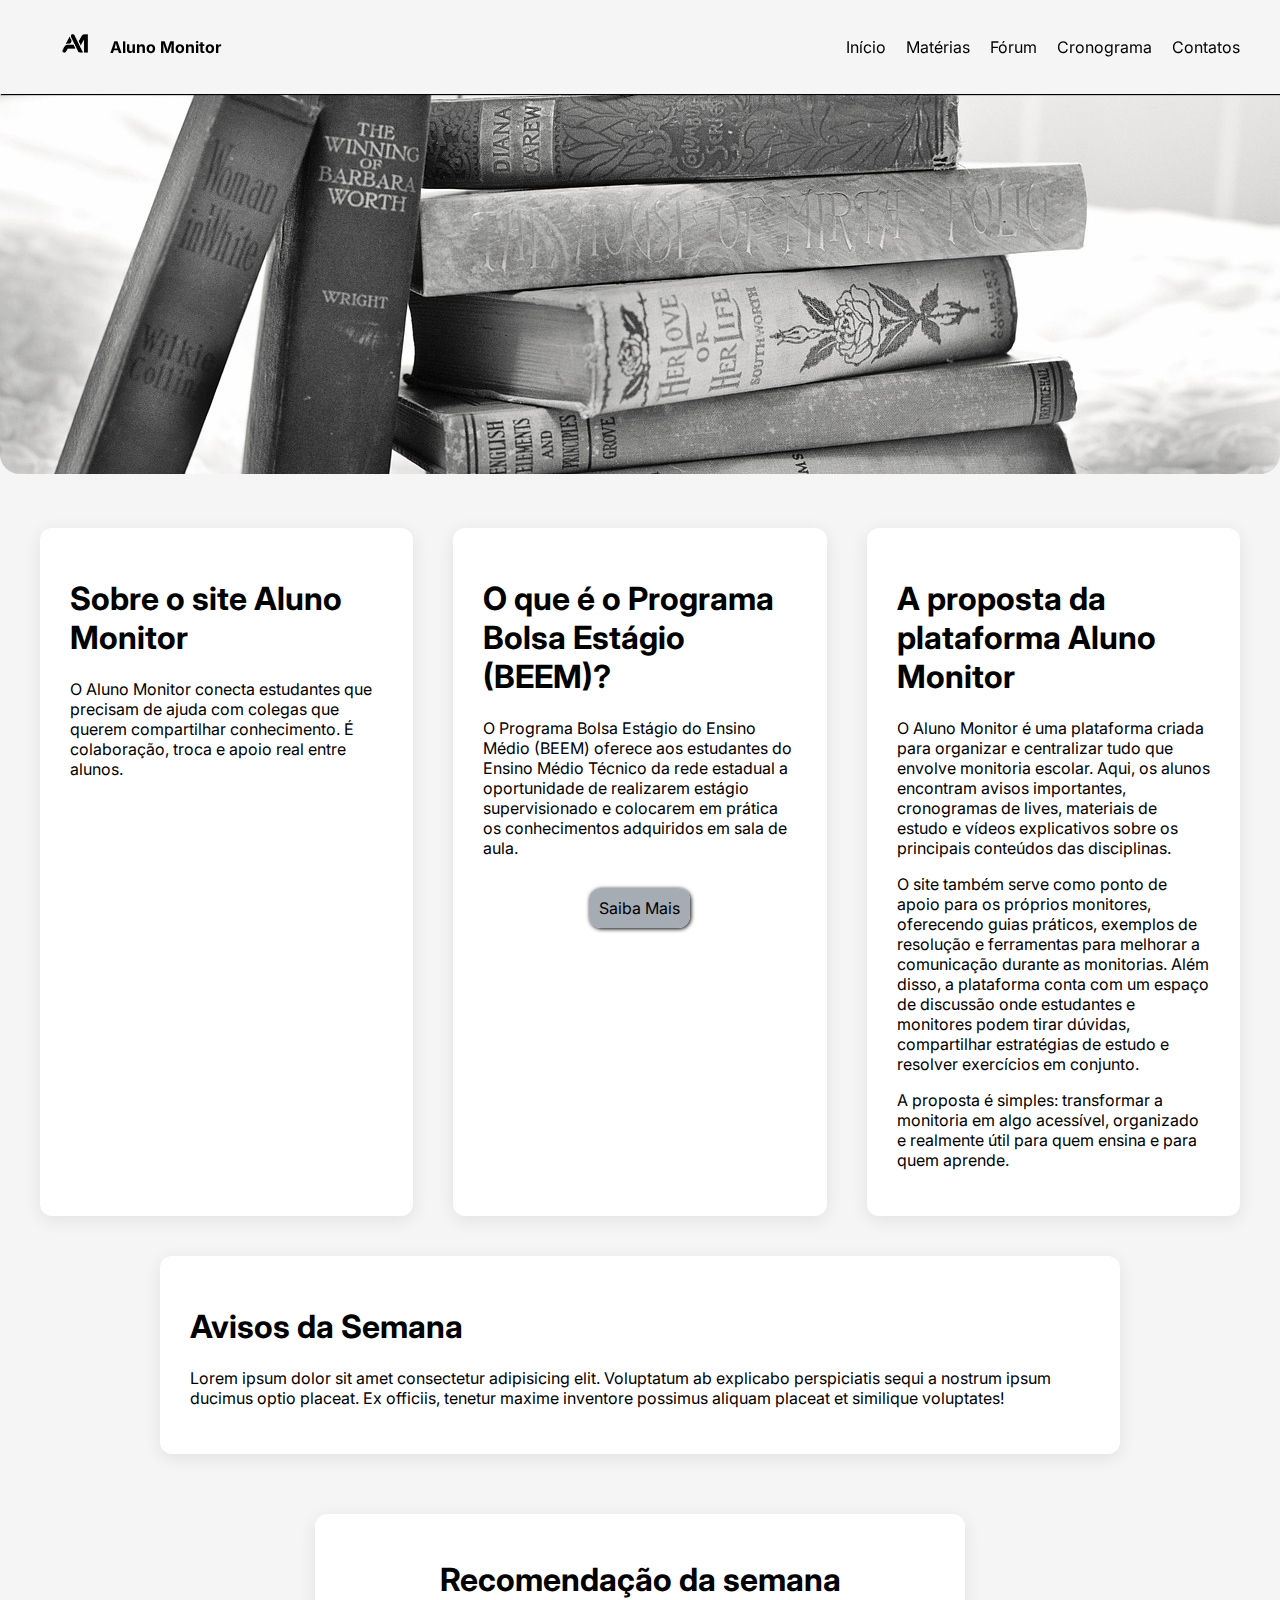
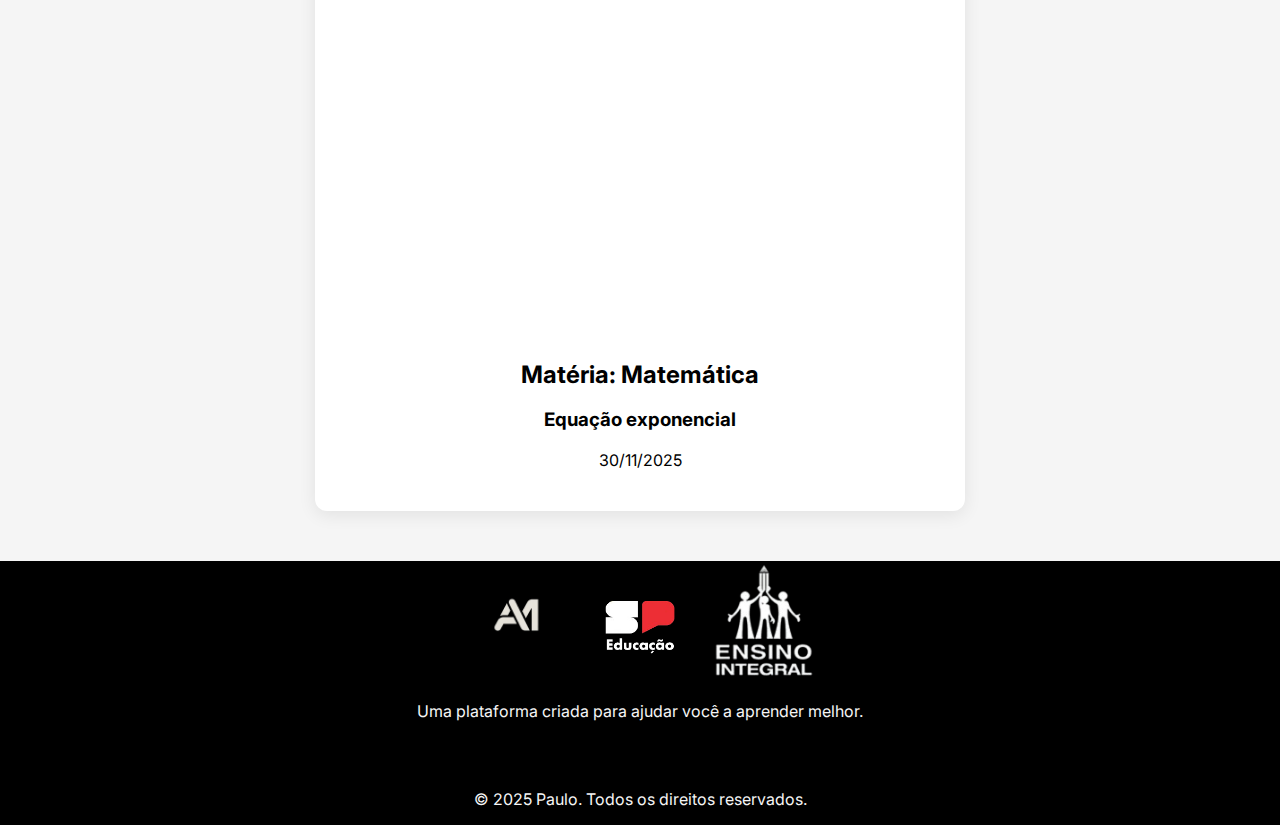
<file: index.html>
<!DOCTYPE html>
<html lang="pt-br">

<head>
    <meta charset="UTF-8">
    <meta name="viewport" content="width=device-width, initial-scale=1.0">
    <title>Aluno Monitor</title>
    <link rel="stylesheet" href="css/styles.css">
    <link rel="stylesheet" href="https://cdnjs.cloudflare.com/ajax/libs/font-awesome/6.5.1/css/all.min.css"
        integrity="sha512-DTOQO9RWCH3ppGqcWaEA1BIZOC6xxalwEsw9c2QQeAIftl+Vegovlnee1c9QX4TctnWMn13TZye+giMm8e2LwA=="
        crossorigin="anonymous" referrerpolicy="no-referrer" />
    <link rel="icon" href="img/favicon.ico">
</head>

<body>
    <header class="header">
        <nav class="nav">
            <div class="logo-area">
                <img src="img/logosemFundo.png" alt="Logo do site">
                <span>Aluno Monitor</span>
            </div>

            <ul class="menu">
                <li><a href="index.html">Início</a></li>
                <li><a href="pages/materias.html">Matérias</a></li>
                <li><a href="pages/forum.html">Fórum</a></li>
                <li><a href="pages/cronograma.html">Cronograma</a></li>
                <li><a href="pages/contatos.html">Contatos</a></li>
            </ul>
        </nav>
    </header>
    <section class="banner">
        <img src="img/banner1.jpg" alt="Banner principal">
    </section>

    <main class="conteudo">

        <section class="primeiros-cards">
            <section class="card">
                <h1>Sobre o site Aluno Monitor</h1>
                <p>
                    O Aluno Monitor conecta estudantes que precisam de ajuda
                    com colegas que querem compartilhar conhecimento.
                    É colaboração, troca e apoio real entre alunos.
                </p>
            </section>


            <section class="card">
                <h1>O que é o Programa Bolsa Estágio (BEEM)?</h1>
                <p>
                    O Programa Bolsa Estágio do Ensino Médio (BEEM) oferece aos estudantes do
                    Ensino Médio Técnico da rede estadual a oportunidade de realizarem estágio
                    supervisionado e colocarem em prática os conhecimentos adquiridos em sala de aula.
                </p>

                <div class="botao-saber">
                    <a href="https://www.beem.sp.gov.br/">Saiba Mais</a>
                </div>
            </section>


            <section class="card">
                <h1>A proposta da plataforma Aluno Monitor</h1>
                <p>
                    O Aluno Monitor é uma plataforma criada para organizar e centralizar tudo que envolve monitoria
                    escolar.
                    Aqui, os alunos encontram avisos importantes, cronogramas de lives, materiais de estudo e vídeos
                    explicativos
                    sobre os principais conteúdos das disciplinas.
                </p>

                <p>
                    O site também serve como ponto de apoio para os próprios monitores, oferecendo guias práticos,
                    exemplos de
                    resolução e ferramentas para melhorar a comunicação durante as monitorias. Além disso, a plataforma
                    conta com
                    um espaço de discussão onde estudantes e monitores podem tirar dúvidas, compartilhar estratégias de
                    estudo e
                    resolver exercícios em conjunto.
                </p>

                <p>
                    A proposta é simples: transformar a monitoria em algo acessível, organizado e realmente útil para
                    quem ensina
                    e para quem aprende.
                </p>
            </section>

        </section>
         <section class="card">
            
                <h1>Avisos da Semana</h1>
                <p>Lorem ipsum dolor sit amet consectetur adipisicing elit. Voluptatum ab explicabo perspiciatis sequi a nostrum ipsum ducimus optio placeat. Ex officiis, tenetur maxime inventore possimus aliquam placeat et similique voluptates!</p>
            
        </section>
        <section class="segundos-cards">
          
                <h1>Recomendação da semana</h1>
                <iframe width="560" height="315" src="https://www.youtube.com/embed/Ggh77h1Cs4M?si=kCkmwdzCBKGKKkyE"
                    title="YouTube video player" frameborder="0"
                    allow="accelerometer; autoplay; clipboard-write; encrypted-media; gyroscope; picture-in-picture; web-share"
                    referrerpolicy="strict-origin-when-cross-origin" allowfullscreen></iframe>
                <h2>Matéria: Matemática</h2>
                <h3>Equação exponencial</h3>
                <p>30/11/2025</p>
           
        </section>
       

    </main>


    <footer class="footer">
        <div class="footer-cima">
            <img src="img/logosemFundo1.png" alt="Logo">

            <img src="img/speducação.png" alt="Logo">
            <img src="img/integral2.png" alt="Logo">
            <p>Uma plataforma criada para ajudar você a aprender melhor.</p>
        </div>

        <div class="social">
            <i class="fa-brands fa-instagram"></i>
            <i class="fa-brands fa-facebook"></i>
            <i class="fa-solid fa-envelope"></i>
            <i class="fa-brands fa-whatsapp"></i>
        </div>

        <p class="copy">© 2025 Paulo. Todos os direitos reservados.</p>
    </footer>

</body>

</html>
</file>
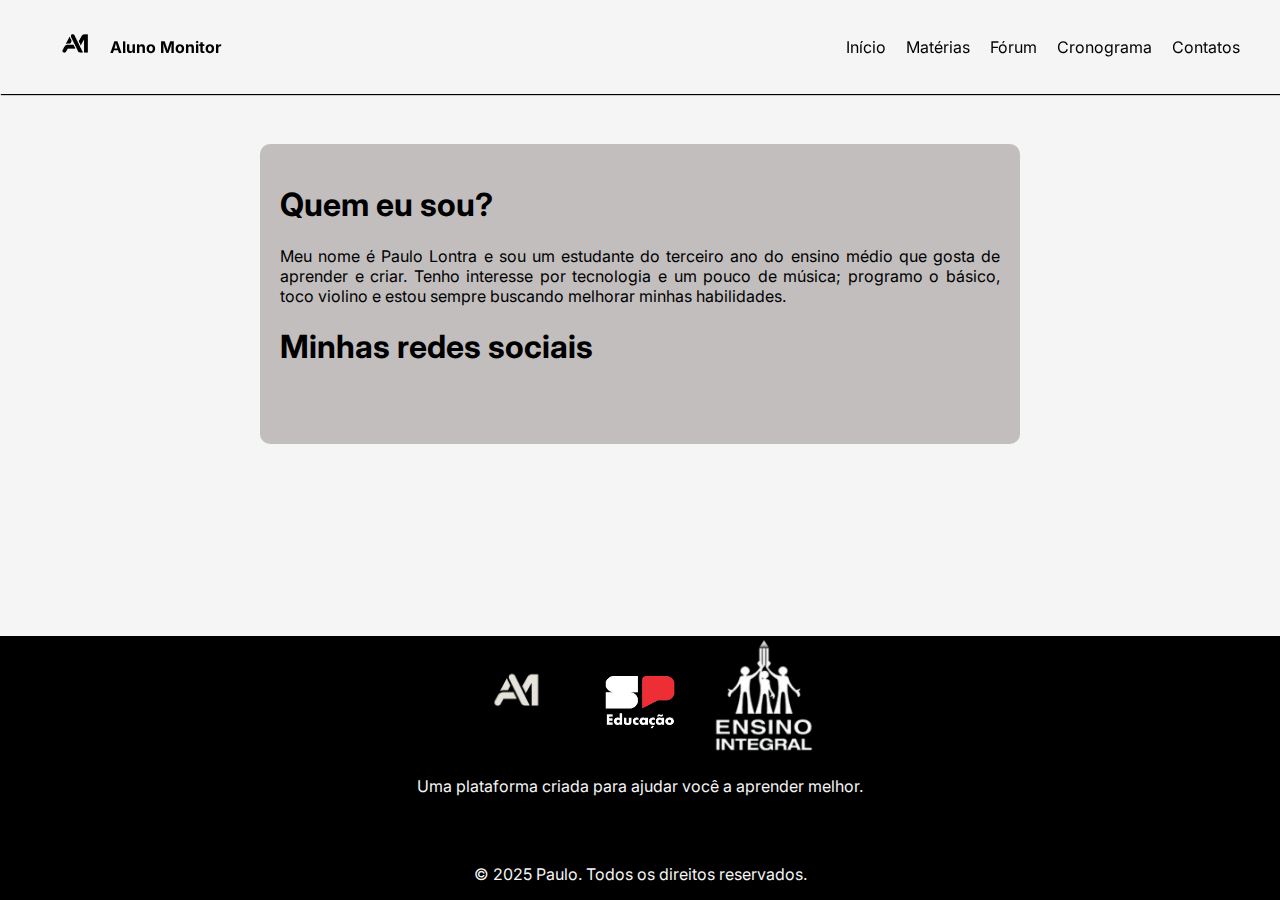
<file: pages/contatos.html>
<!DOCTYPE html>
<html lang="pt-br">

<head>
    <meta charset="UTF-8">
    <meta name="viewport" content="width=device-width, initial-scale=1.0">
    <title>Aluno Monitor</title>
    <link rel="stylesheet" href="../css/styles.css">
    <link rel="stylesheet" href="https://cdnjs.cloudflare.com/ajax/libs/font-awesome/6.5.1/css/all.min.css"
        integrity="sha512-DTOQO9RWCH3ppGqcWaEA1BIZOC6xxalwEsw9c2QQeAIftl+Vegovlnee1c9QX4TctnWMn13TZye+giMm8e2LwA=="
        crossorigin="anonymous" referrerpolicy="no-referrer" />
</head>

<body>
    <header class="header">
        <nav class="nav">
            <div class="logo-area">
                <img src="../img/logosemFundo.png" alt="Logo do site">
                <span>Aluno Monitor</span>
            </div>

            <ul class="menu">
                <li><a href="../index.html">Início</a></li>
                <li><a href="materias.html">Matérias</a></li>
                <li><a href="forum.html">Fórum</a></li>
                <li><a href="cronograma.html">Cronograma</a></li>
                <li><a href="contatos.html">Contatos</a></li>
            </ul>
        </nav>
    </header>


    <main class="conteudo">
        <section class="sobre">
            <h1>Quem eu sou?</h1>
            <p>Meu nome é Paulo Lontra e sou um estudante do terceiro ano do ensino médio que gosta de aprender e criar.
                Tenho interesse por tecnologia e um pouco de música; programo o básico, toco violino e estou sempre
                buscando melhorar minhas habilidades.</p>
            <h1>Minhas redes sociais</h1>
            <div class="social">
                <i class="fa-brands fa-instagram"></i>
                <i class="fa-solid fa-envelope"></i>
                <i class="fa-brands fa-whatsapp"></i>
            </div>

        </section>


    </main>

    <footer class="footer">
        <div class="footer-cima">
            <img src="../img/logosemFundo1.png" alt="Logo">

            <img src="../img/speducação.png" alt="Logo">
            <img src="../img/integral2.png" alt="Logo">
            <p>Uma plataforma criada para ajudar você a aprender melhor.</p>
        </div>

        <div class="social">
            <i class="fa-brands fa-instagram"></i>
            <i class="fa-solid fa-envelope"></i>
            <i class="fa-brands fa-whatsapp"></i>
        </div>

        <p class="copy">© 2025 Paulo. Todos os direitos reservados.</p>
    </footer>

</body>

</html>
</file>
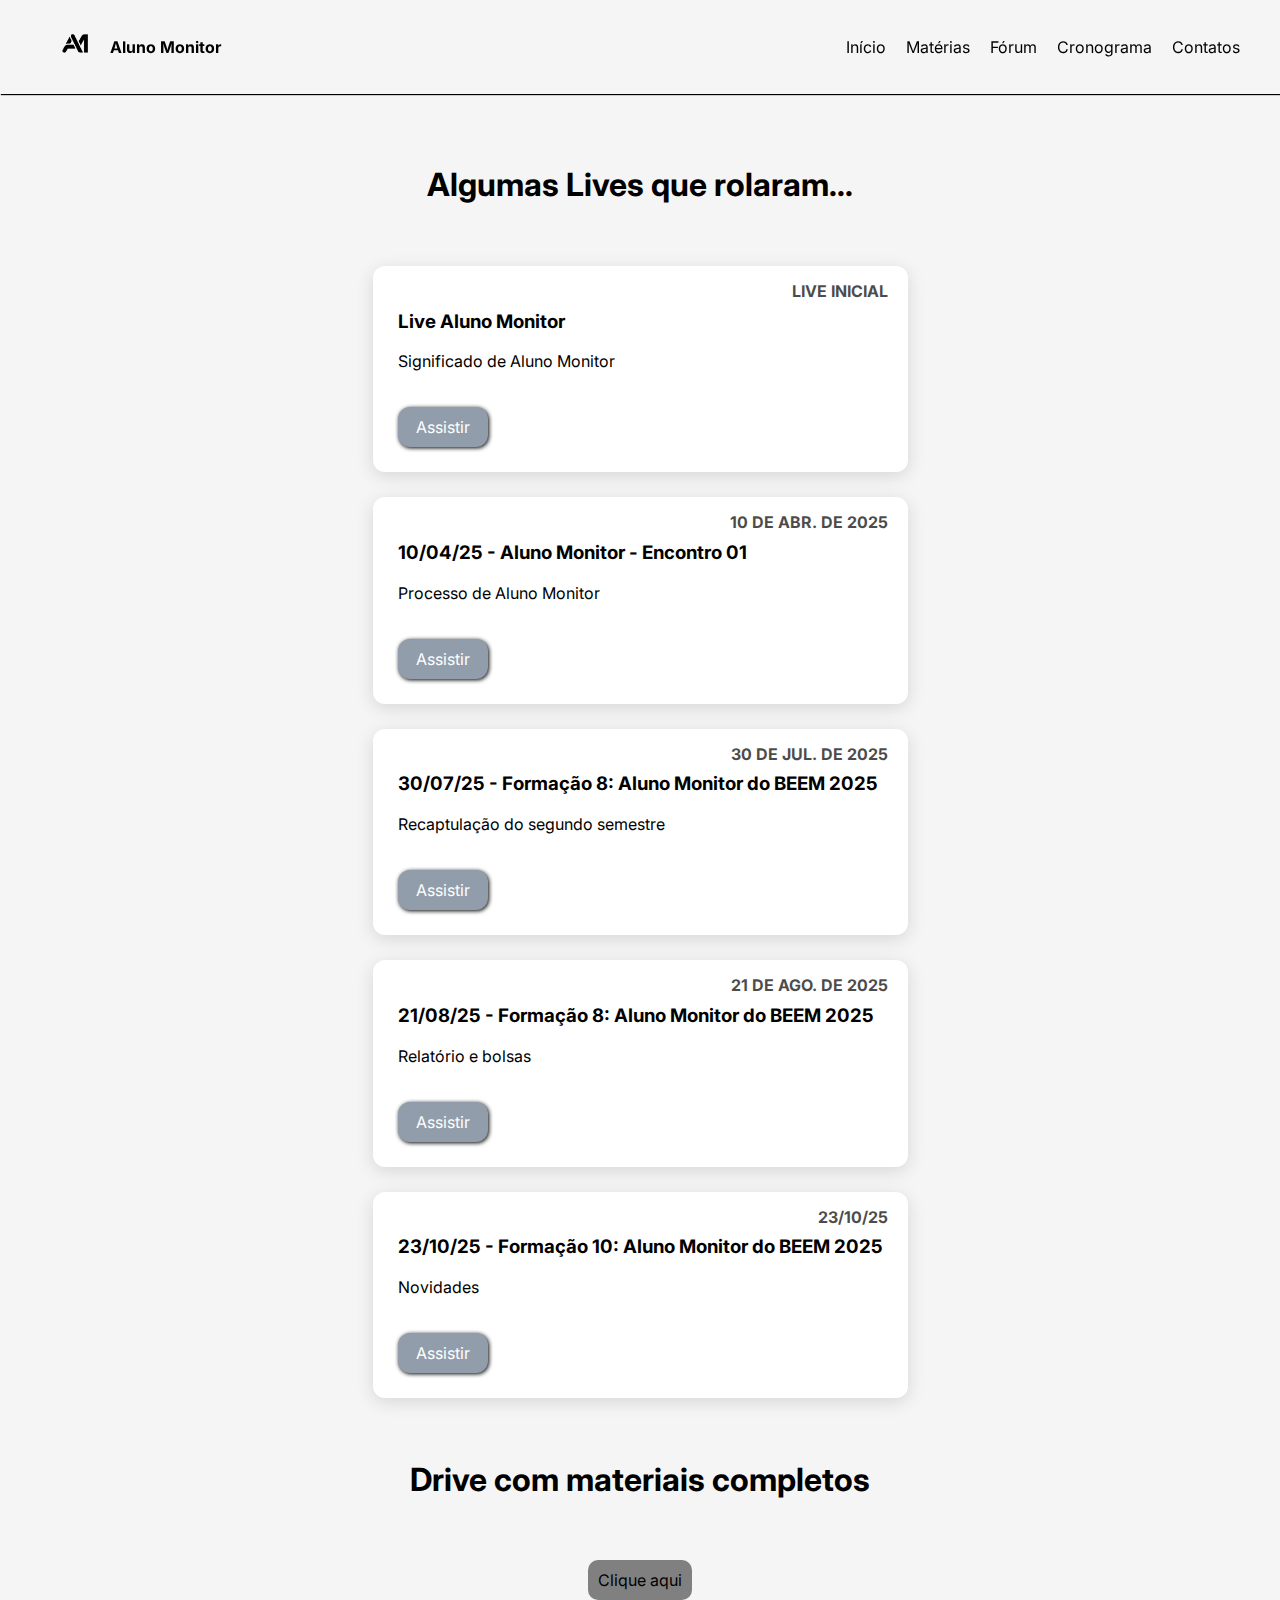
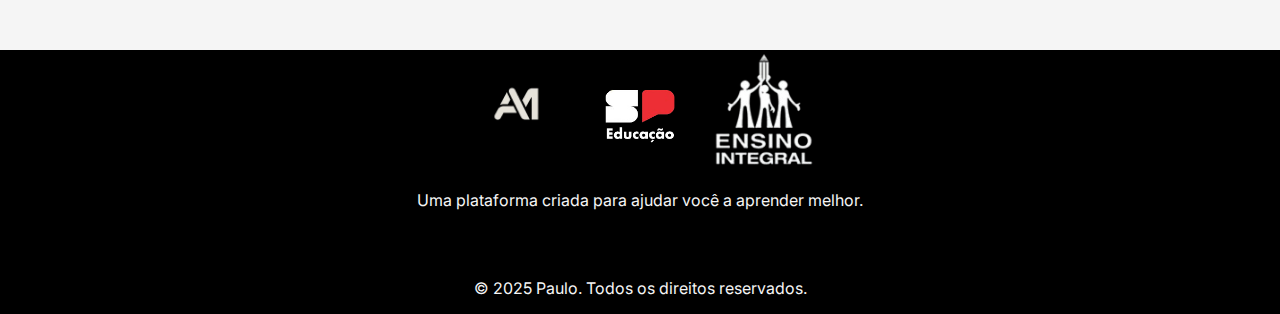
<file: pages/cronograma.html>
<!DOCTYPE html>
<html lang="pt-br">

<head>
    <meta charset="UTF-8">
    <meta name="viewport" content="width=device-width, initial-scale=1.0">
    <title>Aluno Monitor</title>
    <link rel="stylesheet" href="../css/styles.css">
    <link rel="stylesheet" href="https://cdnjs.cloudflare.com/ajax/libs/font-awesome/6.5.1/css/all.min.css"
        integrity="sha512-DTOQO9RWCH3ppGqcWaEA1BIZOC6xxalwEsw9c2QQeAIftl+Vegovlnee1c9QX4TctnWMn13TZye+giMm8e2LwA=="
        crossorigin="anonymous" referrerpolicy="no-referrer" />
        <script src="../js/script.js"></script>
</head>

<body>
    <header class="header">
        <nav class="nav">
            <div class="logo-area">
                <img src="../img/logosemFundo.png" alt="Logo do site">
                <span>Aluno Monitor</span>
            </div>

            <ul class="menu">
                <li><a href="../index.html">Início</a></li>
                <li><a href="materias.html">Matérias</a></li>
                <li><a href="forum.html">Fórum</a></li>
                <li><a href="cronograma.html">Cronograma</a></li>
                <li><a href="contatos.html">Contatos</a></li>
            </ul>
        </nav>
    </header>


    <main class="conteudo">
        <h1>Algumas Lives que rolaram...</h1>
        <section class="notificacoes"></section>
        <h1>Drive com materiais completos</h1>
        <a style="background-color: grey; padding: 10px; border-radius: 10px;" href="https://drive.google.com/drive/folders/1woKWZPQ_kfWy4hCup4tbFx5Ge0cr0ymY">Clique aqui</a>
    </main>

    <footer class="footer">
        <div class="footer-cima">
            <img src="../img/logosemFundo1.png" alt="Logo">
            <img src="../img/speducação.png" alt="Logo">
            <img src="../img/integral2.png" alt="Logo">
            <p>Uma plataforma criada para ajudar você a aprender melhor.</p>
        </div>

    <div class="social" >
            <a style="color: aliceblue;" href="https://instagram.com/agentphpp" target="_blank">
                <i class="fa-brands fa-instagram"></i>
            </a>

            <a style="color: aliceblue;" href="mailto:00001090498317sp@al.educacao.sp.gov.br">
                <i class="fa-solid fa-envelope"></i>
            </a>

            <a style="color: aliceblue;"href="https://wa.me/14998372812" target="_blank">
                <i class="fa-brands fa-whatsapp"></i>
            </a>

        </div>

        <p class="copy">© 2025 Paulo. Todos os direitos reservados.</p>
    </footer>

   <script>Cronograma()</script>

</body>

</html>
</file>
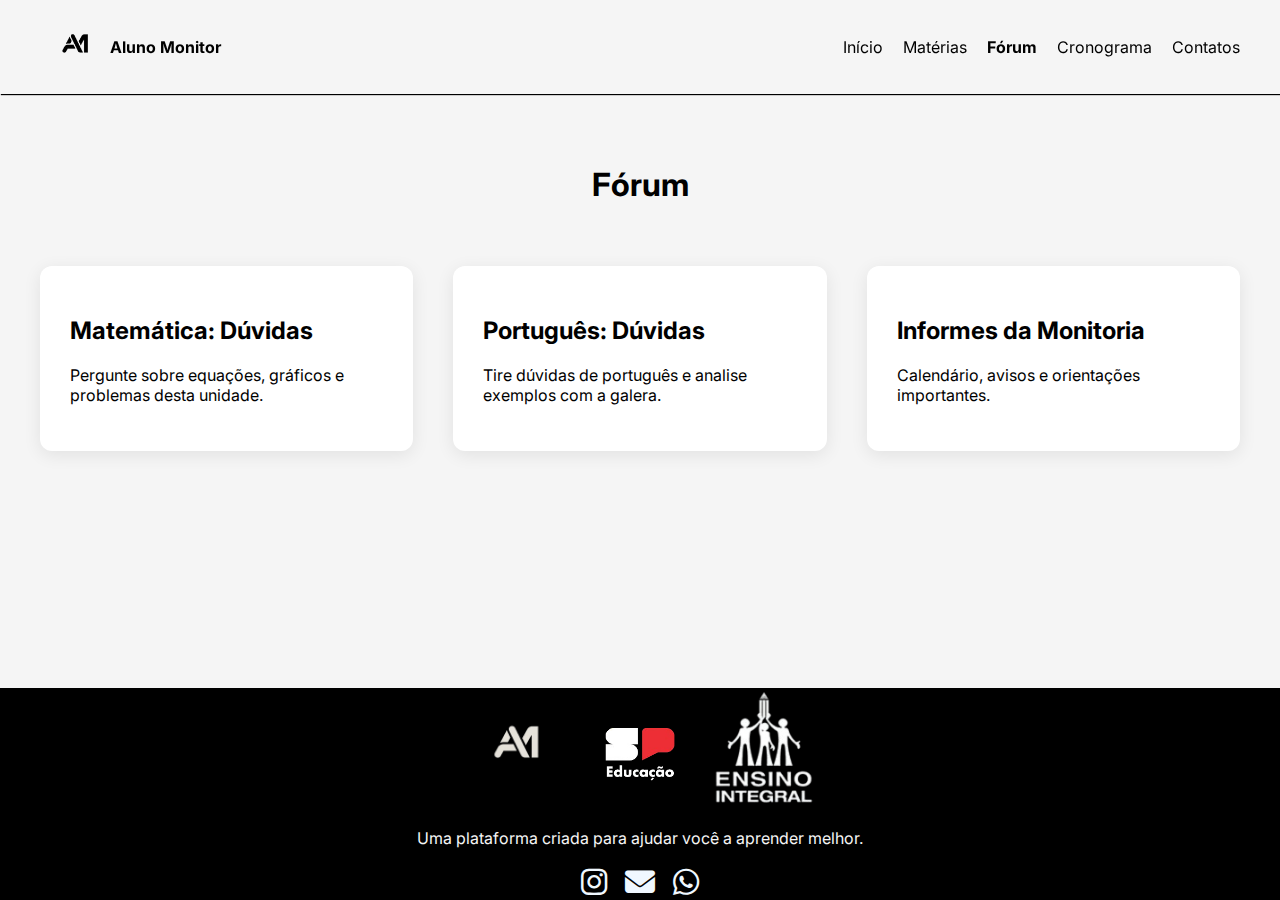
<file: pages/forum.html>
<!DOCTYPE html>
<html lang="pt-br">
<head>
  <meta charset="utf-8" />
  <meta name="viewport" content="width=device-width, initial-scale=1" />
  <title>Fórum • Aluno Monitor</title>
  <link rel="stylesheet" href="../css/styles.css">
  <link rel="stylesheet" href="https://cdnjs.cloudflare.com/ajax/libs/font-awesome/6.5.1/css/all.min.css">
  <script src="../js/script.js" defer></script>
</head>
<body>
  <header class="header">
    <nav class="nav">
      <div class="logo-area">
        <img src="../img/logosemFundo.png" alt="Logo do site">
        <span>Aluno Monitor</span>
      </div>

      <ul class="menu">
        <li><a href="../index.html">Início</a></li>
        <li><a href="materias.html">Matérias</a></li>
        <li><a href="forum.html" style="font-weight: bold;">Fórum</a></li>
        <li><a href="cronograma.html">Cronograma</a></li>
        <li><a href="contatos.html">Contatos</a></li>
      </ul>
    </nav>
  </header>

  <main class="conteudo">
    <h1>Fórum</h1>

    <div class="primeiros-cards">
      <a class="card post" href="post/post1.html" onclick="abrir(matematica);">
        <h2>Matemática: Dúvidas</h2>
        <p>Pergunte sobre equações, gráficos e problemas desta unidade.</p>
      </a>

      <a class="card post" href="post/post2.html" onclick="abrir(portugues);">
        <h2>Português: Dúvidas</h2>
        <p>Tire dúvidas de português e analise exemplos com a galera.</p>
      </a>

      <a class="card post" href="post/post3.html">
        <h2>Informes da Monitoria</h2>
        <p>Calendário, avisos e orientações importantes.</p>
      </a>
    </div>
  </main>
    <footer class="footer">
        <div class="footer-cima">
            <img src="../img/logosemFundo1.png" alt="Logo">
            <img src="../img/speducação.png" alt="Logo">
            <img src="../img/integral2.png" alt="Logo">
            <p>Uma plataforma criada para ajudar você a aprender melhor.</p>
        </div>

        <div class="social">
            <a style="color: aliceblue;" href="https://instagram.com/agentphpp" target="_blank">
                <i class="fa-brands fa-instagram"></i>
            </a>

            <a style="color: aliceblue;" href="mailto:00001090498317sp@al.educacao.sp.gov.br">
                <i class="fa-solid fa-envelope"></i>
            </a>

            <a style="color: aliceblue;" href="https://wa.me/14998372812" target="_blank">
                <i class="fa-brands fa-whatsapp"></i>
            </a>

        </div>
    </footer>
    
</body>
    
</html>
</file>
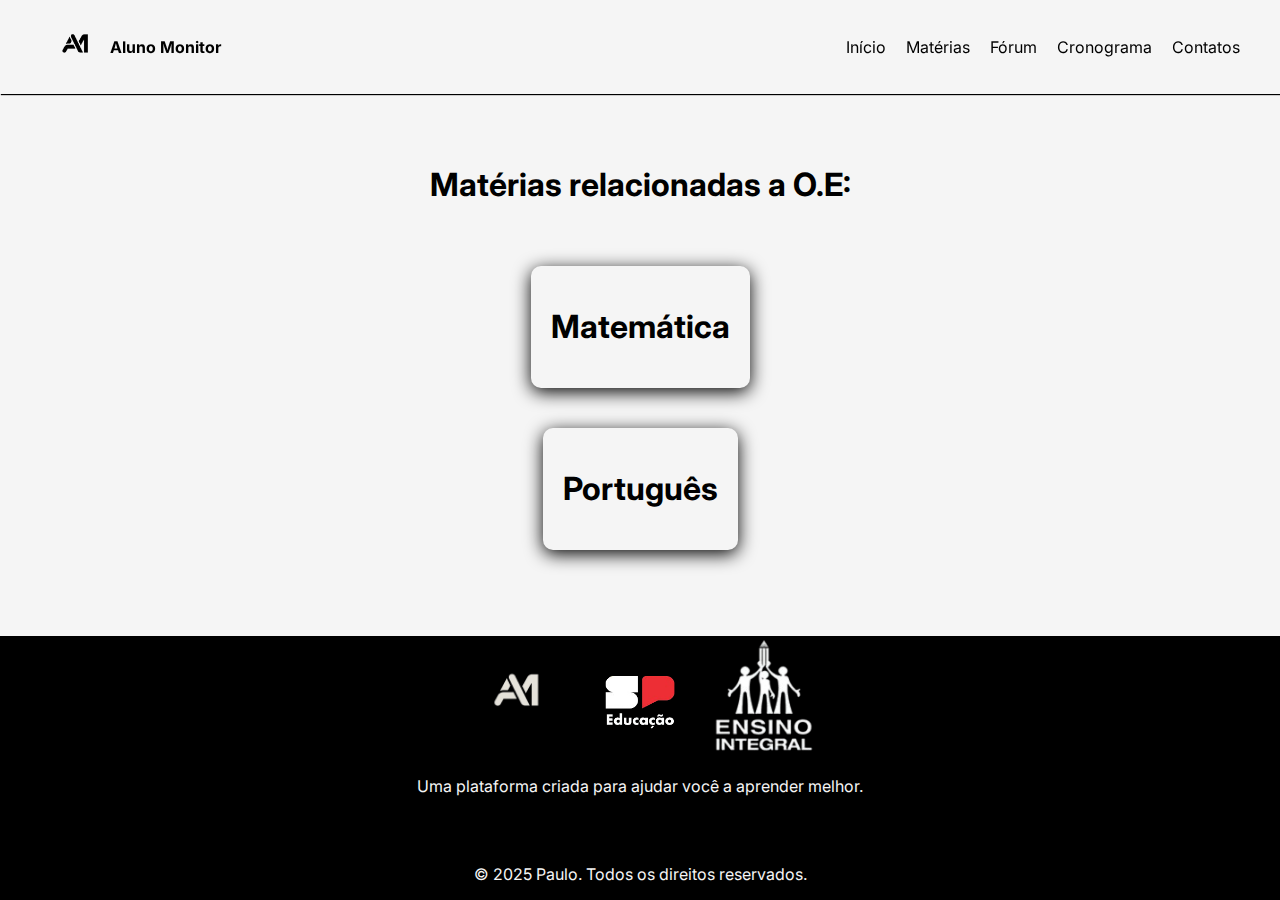
<file: pages/materias.html>
<!DOCTYPE html>
<html lang="pt-br">

<head>
    <meta charset="UTF-8">
    <meta name="viewport" content="width=device-width, initial-scale=1.0">
    <title>Aluno Monitor</title>
    <link rel="stylesheet" href="../css/styles.css">
    <link rel="stylesheet" href="https://cdnjs.cloudflare.com/ajax/libs/font-awesome/6.5.1/css/all.min.css"
        integrity="sha512-DTOQO9RWCH3ppGqcWaEA1BIZOC6xxalwEsw9c2QQeAIftl+Vegovlnee1c9QX4TctnWMn13TZye+giMm8e2LwA=="
        crossorigin="anonymous" referrerpolicy="no-referrer" />
</head>

<body>
    <header class="header">
        <nav class="nav">
            <div class="logo-area">
                <img src="../img/logosemFundo.png" alt="Logo do site">
                <span>Aluno Monitor</span>
            </div>

            <ul class="menu">
                <li><a href="../index.html">Início</a></li>
                <li><a href="materias.html">Matérias</a></li>
                <li><a href="forum.html">Fórum</a></li>
                <li><a href="cronograma.html">Cronograma</a></li>
                <li><a href="contatos.html">Contatos</a></li>
            </ul>
        </nav>
    </header>
   

    <main class="conteudo">
        <h1>Matérias relacionadas a O.E:</h1>
       <section class="card-conteudo matematica">
            <h1>Matemática</h1>
       </section>
       <section class="card-conteudo portugues">
            <h1>Português</h1>
       </section>
        
    </main>

    <footer class="footer">
        <div class="footer-cima">
            <img src="../img/logosemFundo1.png" alt="Logo">
            
            <img src="../img/speducação.png" alt="Logo">
            <img src="../img/integral2.png" alt="Logo">
            <p>Uma plataforma criada para ajudar você a aprender melhor.</p>
        </div>

        <div class="social">
            <i class="fa-brands fa-instagram"></i>
            <i class="fa-brands fa-facebook"></i>
            <i class="fa-solid fa-envelope"></i>
            <i class="fa-brands fa-whatsapp"></i>
        </div>

        <p class="copy">© 2025 Paulo. Todos os direitos reservados.</p>
    </footer>

</body>
</html>
</file>
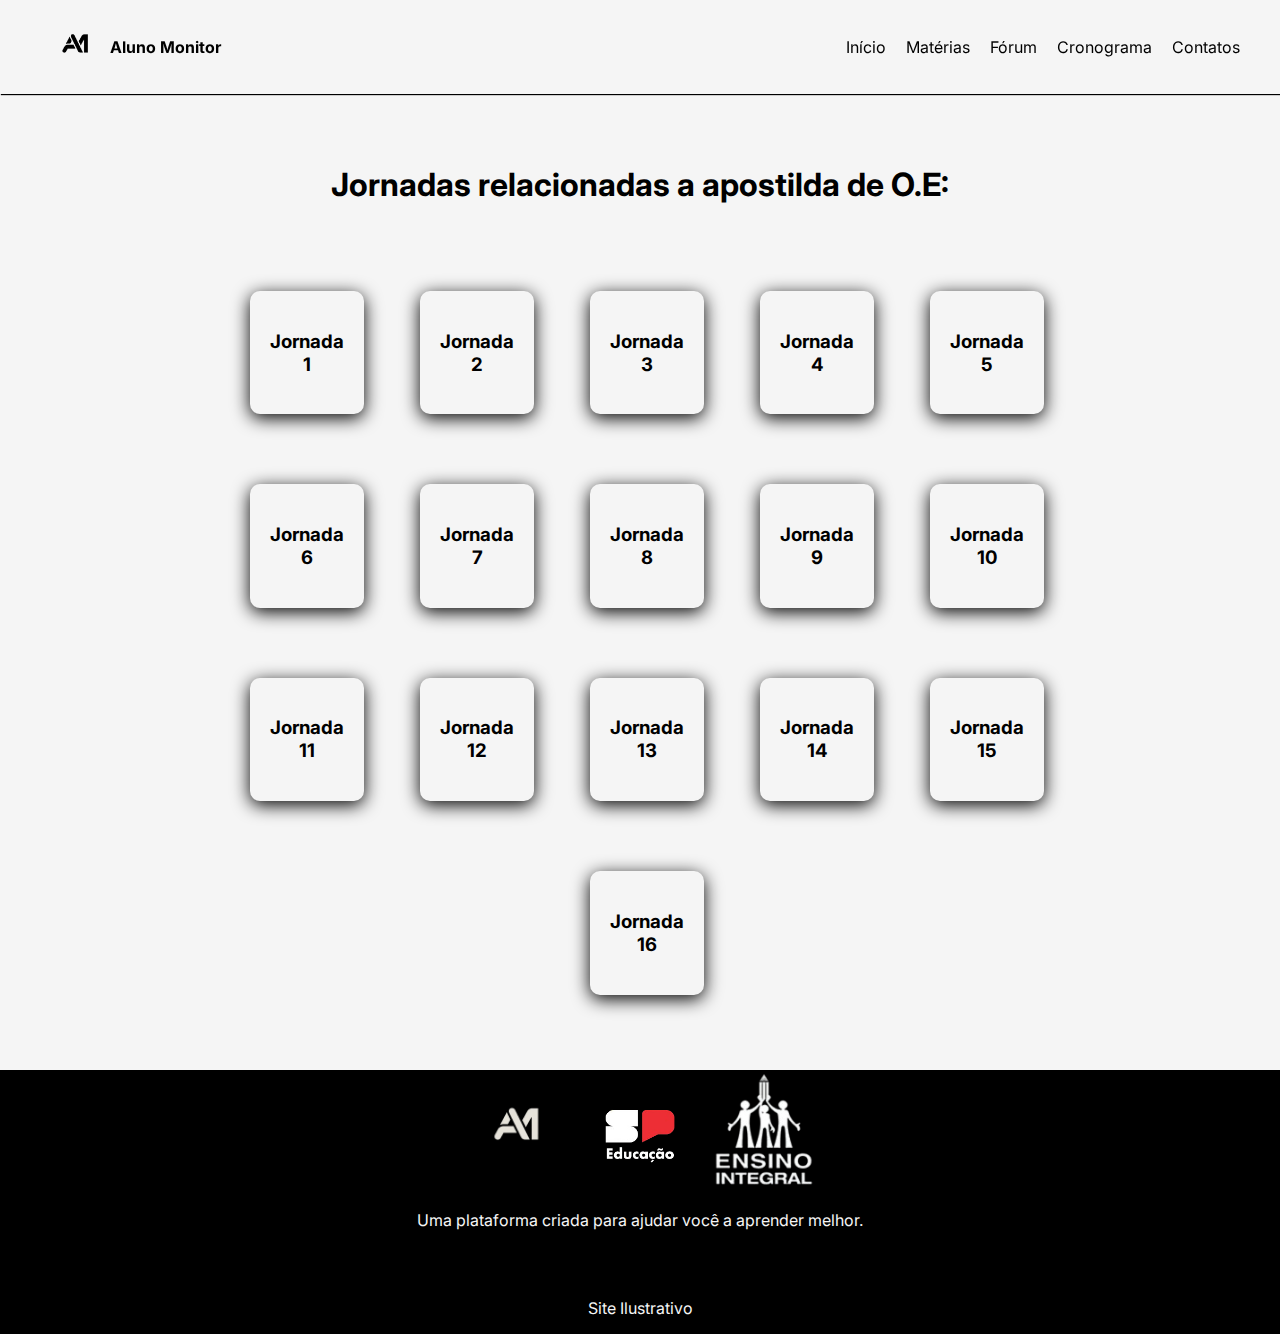
<file: pages/pages2/matematica.html>
<!DOCTYPE html>
<html lang="pt-br">

<head>
    <meta charset="UTF-8">
    <meta name="viewport" content="width=device-width, initial-scale=1.0">
    <title>Aluno Monitor</title>
    <link rel="stylesheet" href="../../css/styles.css">
    <link rel="stylesheet" href="https://cdnjs.cloudflare.com/ajax/libs/font-awesome/6.5.1/css/all.min.css"
        integrity="sha512-DTOQO9RWCH3ppGqcWaEA1BIZOC6xxalwEsw9c2QQeAIftl+Vegovlnee1c9QX4TctnWMn13TZye+giMm8e2LwA=="
        crossorigin="anonymous" referrerpolicy="no-referrer" />
    <script src="../../js/script.js"></script>
</head>

<body>
    <header class="header">
        <nav class="nav">
            <div class="logo-area">
                <img src="../../img/logosemFundo.png" alt="Logo do site">
                <span>Aluno Monitor</span>
            </div>

            <ul class="menu">
                <li><a href="../../index.html">Início</a></li>
                <li><a href="../materias.html">Matérias</a></li>
                <li><a href="../forum.html">Fórum</a></li>
                <li><a href="../cronograma.html">Cronograma</a></li>
                <li><a href="../contatos.html">Contatos</a></li>
            </ul>
        </nav>
    </header>


    <main class="conteudo">
        <h1>Jornadas relacionadas a apostilda de O.E:</h1>

        <div class="jornadas-container" div>


    </main>

    <footer class="footer">
        <div class="footer-cima">
            <img src="../../img/logosemFundo1.png" alt="Logo">

            <img src="../../img/speducação.png" alt="Logo">
            <img src="../../img/integral2.png" alt="Logo">
            <p>Uma plataforma criada para ajudar você a aprender melhor.</p>
        </div>

        <div class="social">
            <a style="color: aliceblue;" href="https://instagram.com/agentphpp" target="_blank">
                <i class="fa-brands fa-instagram"></i>
            </a>

            <a style="color: aliceblue;" href="mailto:00001090498317sp@al.educacao.sp.gov.br">
                <i class="fa-solid fa-envelope"></i>
            </a>

            <a style="color: aliceblue;" href="https://wa.me/14998372812" target="_blank">
                <i class="fa-brands fa-whatsapp"></i>
            </a>

        </div>

        <p class="copy">Site Ilustrativo</p>
    </footer>

</body>

<script>
 
    document.addEventListener("DOMContentLoaded", () =>{
        materias('m')

    })
</script>

</html>
</file>
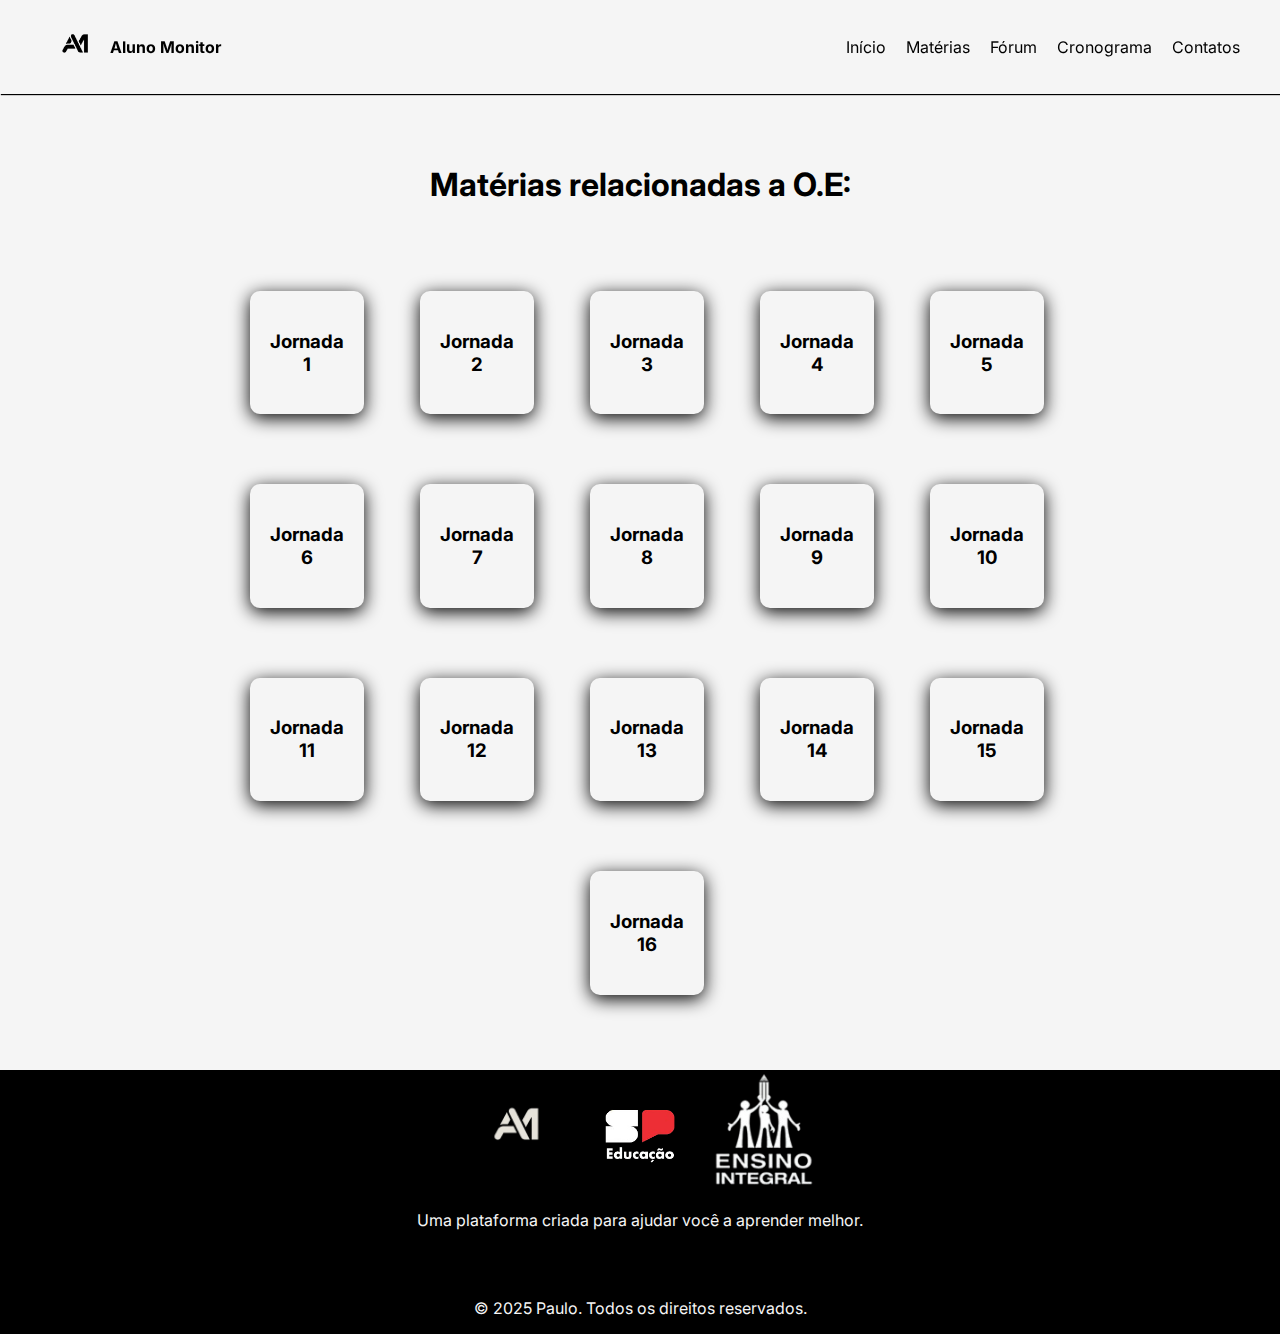
<file: pages/pages2/portugues.html>
<!DOCTYPE html>
<html lang="pt-br">

<head>
    <meta charset="UTF-8">
    <meta name="viewport" content="width=device-width, initial-scale=1.0">
    <title>Aluno Monitor</title>
    <link rel="stylesheet" href="../../css/styles.css">
    <link rel="stylesheet" href="https://cdnjs.cloudflare.com/ajax/libs/font-awesome/6.5.1/css/all.min.css"
        integrity="sha512-DTOQO9RWCH3ppGqcWaEA1BIZOC6xxalwEsw9c2QQeAIftl+Vegovlnee1c9QX4TctnWMn13TZye+giMm8e2LwA=="
        crossorigin="anonymous" referrerpolicy="no-referrer" />
</head>

<body>
    <header class="header">
        <nav class="nav">
            <div class="logo-area">
                <img src="../../img/logosemFundo.png" alt="Logo do site">
                <span>Aluno Monitor</span>
            </div>

            <ul class="menu">
                <li><a href="../../index.html">Início</a></li>
                <li><a href="../materias.html">Matérias</a></li>
                <li><a href="../forum.html">Fórum</a></li>
                <li><a href="../cronograma.html">Cronograma</a></li>
                <li><a href="../contatos.html">Contatos</a></li>
            </ul>
        </nav>
    </header>


    <main class="conteudo">
        <h1>Matérias relacionadas a O.E:</h1>

        <div class="jornadas-container" div>


    </main>

    <footer class="footer">
        <div class="footer-cima">
            <img src="../../img/logosemFundo1.png" alt="Logo">

            <img src="../../img/speducação.png" alt="Logo">
            <img src="../../img/integral2.png" alt="Logo">
            <p>Uma plataforma criada para ajudar você a aprender melhor.</p>
        </div>

        <div class="social">
            <a style="color: aliceblue;" href="https://instagram.com/agentphpp" target="_blank">
                <i class="fa-brands fa-instagram"></i>
            </a>

            <a style="color: aliceblue;" href="mailto:00001090498317sp@al.educacao.sp.gov.br">
                <i class="fa-solid fa-envelope"></i>
            </a>

            <a style="color: aliceblue;" href="https://wa.me/14998372812" target="_blank">
                <i class="fa-brands fa-whatsapp"></i>
            </a>

        </div>

        <p class="copy">© 2025 Paulo. Todos os direitos reservados.</p>
    </footer>

</body>
<script>
    const container = document.querySelector(".jornadas-container");

    for (let i = 1; i <= 16; i++) {
        const card = document.createElement("div");
        card.className = "jornada-card";

        card.innerHTML = `
        <section class="card-conteudo portugues style="margin: 30px;">
            <h3>Jornada ${i}</h3>
        </section>
    `;

        container.appendChild(card);
    }

</script>

</html>
</file>
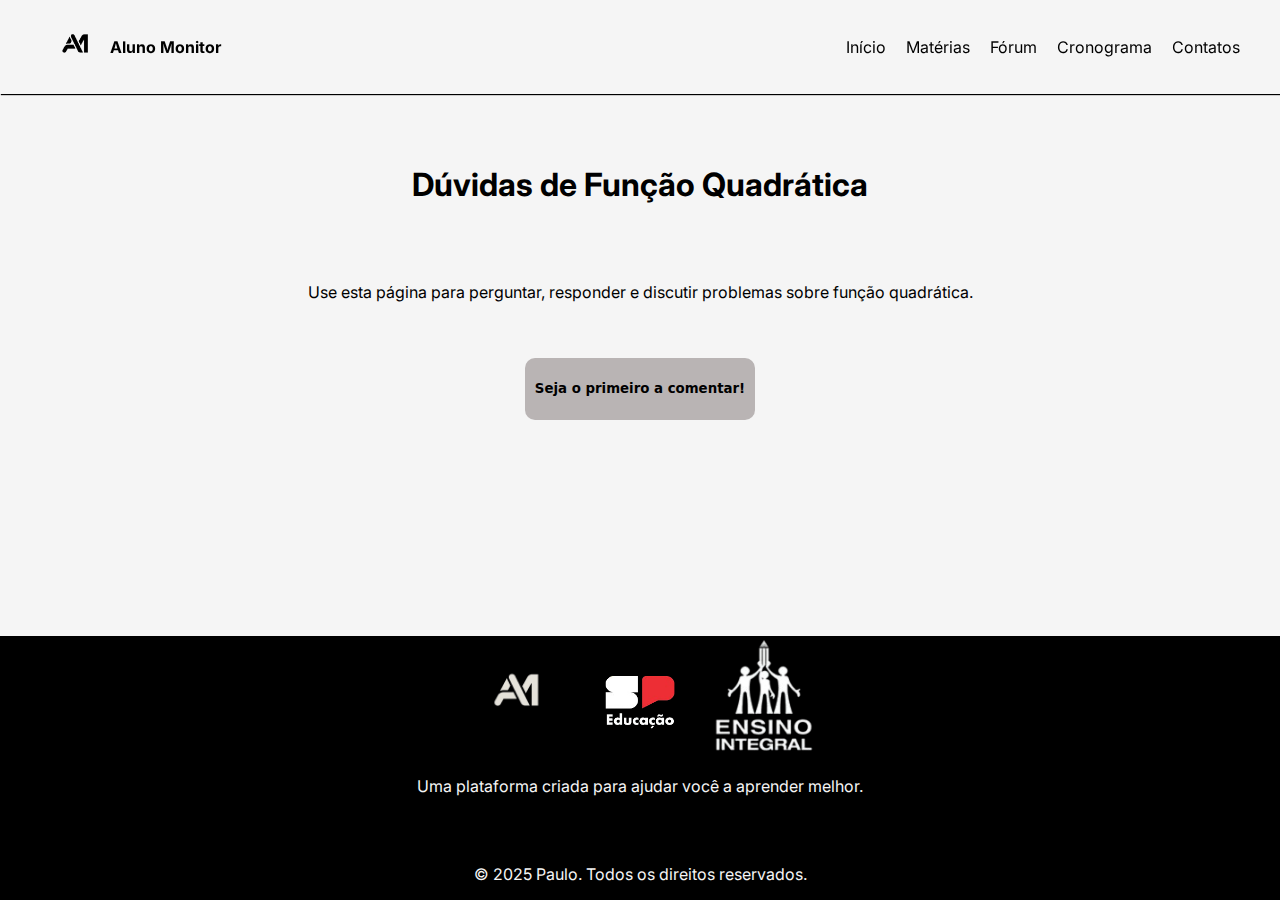
<file: pages/post/post3.html>
<!DOCTYPE html>
<html lang="pt-br">

<head>
    <meta charset="UTF-8">
    <meta name="viewport" content="width=device-width, initial-scale=1.0">
    <title>Aluno Monitor</title>
    <link rel="stylesheet" href="../../css/styles.css">
    <link rel="stylesheet" href="https://cdnjs.cloudflare.com/ajax/libs/font-awesome/6.5.1/css/all.min.css"
        integrity="sha512-DTOQO9RWCH3ppGqcWaEA1BIZOC6xxalwEsw9c2QQeAIftl+Vegovlnee1c9QX4TctnWMn13TZye+giMm8e2LwA=="
        crossorigin="anonymous" referrerpolicy="no-referrer" />
</head>

<body>
    <header class="header">
        <nav class="nav">
            <div class="logo-area">
                <img src="../../img/logosemFundo.png" alt="Logo do site">
                <span>Aluno Monitor</span>
            </div>

            <ul class="menu">
                <li><a href="../../index.html">Início</a></li>
                <li><a href="../materias.html">Matérias</a></li>
                <li><a href="../forum.html">Fórum</a></li>
                <li><a href="../cronograma.html">Cronograma</a></li>
                <li><a href="../contatos.html">Contatos</a></li>
            </ul>
        </nav>
    </header>

<main class="conteudo">
    <h1>Dúvidas de Função Quadrática</h1>
    <p>Use esta página para perguntar, responder e discutir problemas sobre função quadrática.</p>
    <div class="comentar">
        <button class="btn-comentar"><p>Seja o primeiro a comentar!</p></button>
    </div>
   <div id="comentarios"></div>
</main>

    <footer class="footer">
        <div class="footer-cima">
            <img src="../../img/logosemFundo1.png" alt="Logo">

            <img src="../../img/speducação.png" alt="Logo">
            <img src="../../img/integral2.png" alt="Logo">
            <p>Uma plataforma criada para ajudar você a aprender melhor.</p>
        </div>

        <div class="social">
            <i class="fa-brands fa-instagram"></i>
            <i class="fa-brands fa-facebook"></i>
            <i class="fa-solid fa-envelope"></i>
            <i class="fa-brands fa-whatsapp"></i>
        </div>

        <p class="copy">© 2025 Paulo. Todos os direitos reservados.</p>
    </footer>

</body>


</html>
</file>
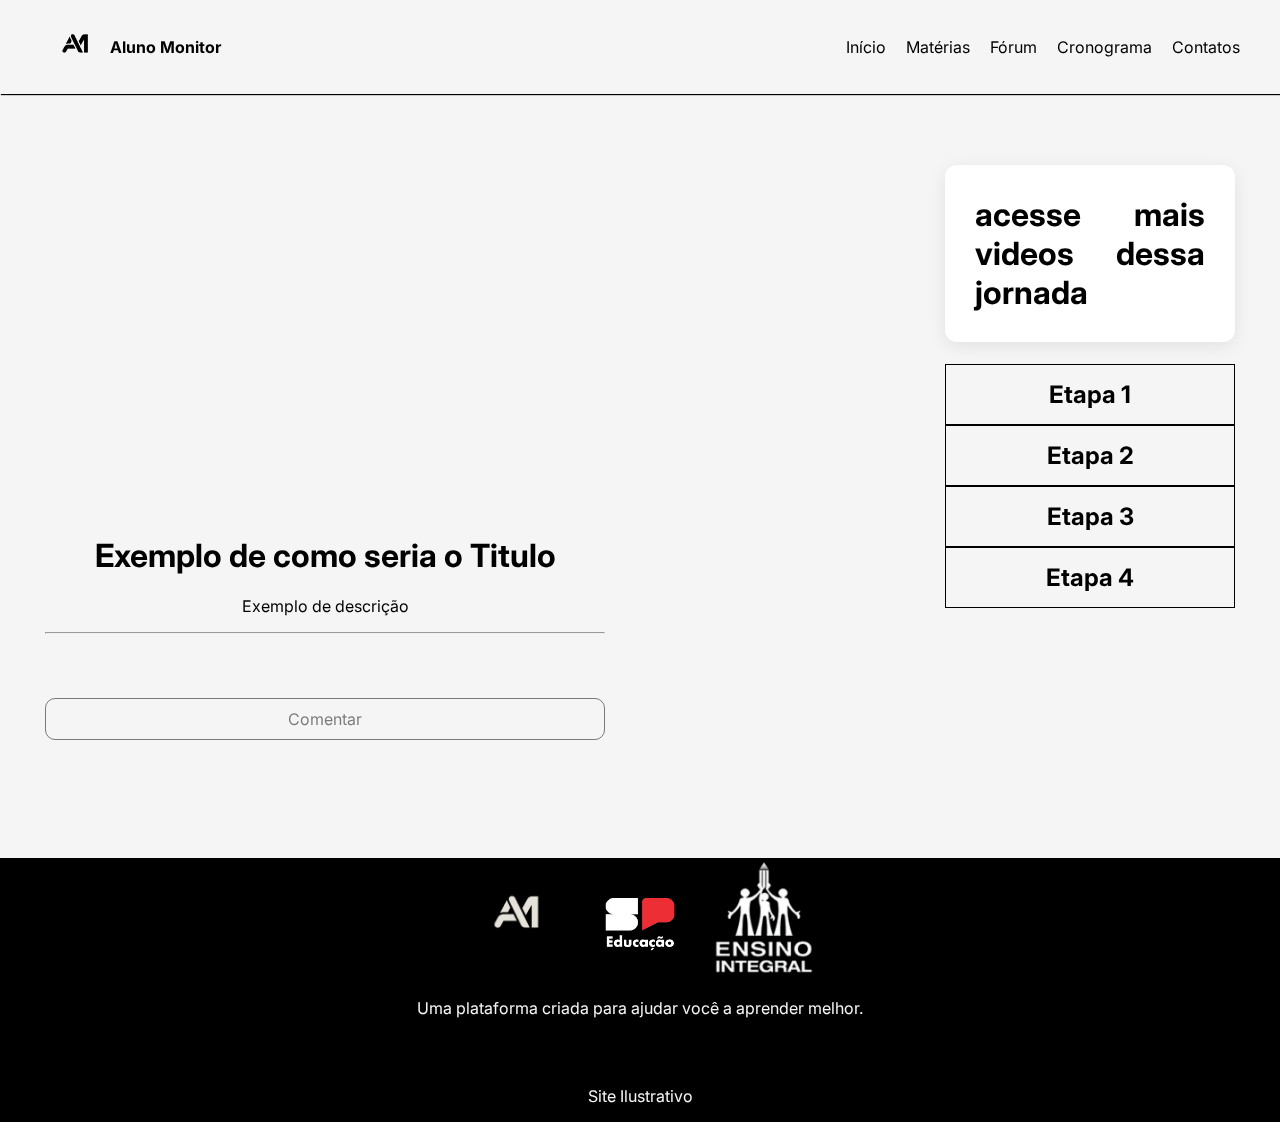
<file: pages/pages2/curso/cursoM.html>
<!DOCTYPE html>
<html lang="pt-br">

<head>
    <meta charset="UTF-8">
    <meta name="viewport" content="width=device-width, initial-scale=1.0">
    <title>Aluno Monitor</title>
    <link rel="stylesheet" href="../../../css/styles.css">
    <link rel="stylesheet" href="https://cdnjs.cloudflare.com/ajax/libs/font-awesome/6.5.1/css/all.min.css"
        integrity="sha512-DTOQO9RWCH3ppGqcWaEA1BIZOC6xxalwEsw9c2QQeAIftl+Vegovlnee1c9QX4TctnWMn13TZye+giMm8e2LwA=="
        crossorigin="anonymous" referrerpolicy="no-referrer" />
        <script src="../../../js/script.js"></script>
</head>

<body>
    <header class="header">
        <nav class="nav">
            <div class="logo-area">
                <img src="../../../img/logosemFundo.png" alt="Logo do site">
                <span>Aluno Monitor</span>
            </div>

            <ul class="menu">
                <li><a href="../../../index.html">Início</a></li>
                <li><a href="../../materias.html">Matérias</a></li>
                <li><a href="../../forum.html">Fórum</a></li>
                <li><a href="../../cronograma.html">Cronograma</a></li>
                <li><a href="../../contatos.html">Contatos</a></li>
            </ul>
        </nav>
    </header>


    <main class="conteudo cursosM">
        
       <div class="video">
            <iframe width="560" height="315" src="https://www.youtube.com/embed/" title="YouTube video player" frameborder="0" allow="accelerometer; autoplay; clipboard-write; encrypted-media; gyroscope; picture-in-picture; web-share" referrerpolicy="strict-origin-when-cross-origin" allowfullscreen style="border-radius: 20px;"></iframe>
            <h1>Exemplo de como seria o Titulo</h1>
            <p>Exemplo de descrição</p>
            <hr >
            <br><br>
           
            <p style="border: 1px solid black; border-radius: 10px; padding: 10px; opacity: 50%; cursor: pointer;">Comentar</p>
       </div>

        <div class="etapascurso">
            <h1 class="card" style="max-width: 230px; text-align: justify;">acesse mais videos dessa jornada</h1>
            <h2 style="border: 1px solid black; padding: 15px 100px; margin: 0; cursor: pointer;" onclick="Etapas()" >Etapa 1 </h2>
            <h2 style="border: 1px solid black; padding: 15px 100px;margin: 0; cursor: pointer;" onclick="Etapas()">Etapa 2</h2>
            <h2 style="border: 1px solid black; padding: 15px 100px;margin: 0; cursor: pointer;" onclick="Etapas()">Etapa 3</h2>
            <h2 style="border: 1px solid black; padding: 15px 100px;margin: 0; cursor: pointer;" onclick="Etapas()">Etapa 4</h2>
        </div>

        
    </main>

    <footer class="footer">
        <div class="footer-cima">
            <img src="../../../img/logosemFundo1.png" alt="Logo">

            <img src="../../../img/speducação.png" alt="Logo">
            <img src="../../../img/integral2.png" alt="Logo">
            <p>Uma plataforma criada para ajudar você a aprender melhor.</p>
        </div>

        <div class="social">
            <a style="color: aliceblue;" href="https://instagram.com/agentphpp" target="_blank">
                <i class="fa-brands fa-instagram"></i>
            </a>

            <a style="color: aliceblue;" href="mailto:00001090498317sp@al.educacao.sp.gov.br">
                <i class="fa-solid fa-envelope"></i>
            </a>

            <a style="color: aliceblue;" href="https://wa.me/14998372812" target="_blank">
                <i class="fa-brands fa-whatsapp"></i>
            </a>

        </div>

        <p class="copy">Site Ilustrativo</p>
    </footer>

</body>


</html>
</file>
<file: css/styles.css>
@import url('https://fonts.googleapis.com/css2?family=Inter:wght@300;400;600&display=swap');

 body {
     margin: 0;
     padding: 0;
     background-color: #f5f5f5;
     color: black;
     display: flex;
     flex-direction: column;
     font-family: "Inter", sans-serif;
     text-align: center;
     height: 100vh;
     overflow-x: hidden;
    


 }

 header {
    
     box-shadow: 1px 1px 1px black;
     position: sticky;
     padding: 12px 40px;
     backdrop-filter: blur(8px);
     top: 0;
     z-index: 10;

 }

 nav {
     display: flex;
     justify-content: space-between;
     align-items: center;
 }

 .logo-area {
     display: flex;
     justify-content: flex-start;
     align-items: center;
     text-align: center;
     font-weight: bold;
 }

 .logo-area img {

     width: 70px;
 }

 nav .menu {
     display: flex;
     gap: 20px;
     justify-content: flex-end;
     text-align: center;

 }

 nav .menu,
 li,
 a {
     color: black;

     text-decoration: none;
     list-style: none;
 }

 nav a:hover {
     color: rgb(58, 56, 56);
     font-weight: bold;
     font-size: 17px;
     transition: 0.2s;
 }
.banner img {
     width: 100%;
     height: 380px;
     object-fit: cover;
     border-radius: 0 0 20px 20px;
 }



 

 /* Main organizado verticalmente */
 .conteudo {
     display: flex;
     flex-direction: column;
     align-items: center;
     gap: 40px;
     padding: 50px 20px;
     max-width: 1200px;
     margin: 0 auto;
 }


 .primeiros-cards {
     display: flex;
     flex-direction: row;
     gap: 40px;
     width: 100%;
     
 }


 .card {
     background: white;
     padding: 30px;
     border-radius: 12px;
     box-shadow: 0 4px 18px #00000015;
     width: 100%;
     max-width: 900px;
     text-align: left;
 }


 .segundos-cards {
     background: white;
     padding: 25px;
     border-radius: 12px;
     box-shadow: 0 4px 18px #00000015;
     width: 100%;
     max-width: 600px;
     text-align: center;
     margin-top: 20px;
     
 }


 .botao-saber {
     text-align: center;
     justify-content: center;
     margin-top: 40px;
 }

 .card .botao-saber a {
     background-color: rgb(165, 172, 179);
     padding: 10px;
     border-radius: 12px;
     box-shadow: 1px 1px 4px black;
     transition: 0.3s;
 }

 .botao-saber a:hover {
     background-color: rgb(128, 133, 138);
     font-size: 17px;
     font-weight: bold;
     transition: 0.3s;
 }

 .sobre {
     background-color: #c2bebe;
     text-align: justify;
     max-width: 60%;
     border-radius: 10px;
     padding: 20px;

 }

 footer {
     width: 100%;
     margin-top: auto;
     background-color: black;
     color: #f5f5f5;
 }
 .footer-cima{
    
 }

 .footer-cima img {
     width: 120px;
 }

 .social {
     font-size: 30px;

 }

 .fa-brands,
 .fa-solid {
     margin: 3px 5px;
     cursor: pointer;
     transition: 0.3s;
 }

 .fa-brands:hover,
 .fa-solid:hover {
     font-size: 34px;
     transition: 0.3s;
 }


 /*Matéria*/

 .card-conteudo {
     background-color: whitesmoke;
     border-radius: 10px;
     box-shadow: 0 4px 18px black;
     padding: 20px;
     transition: 0.3s;
     cursor: pointer;
 }

 .matematica:hover {
     background-color: crimson;
     transition: 0.3s;
     scale: calc(1.05);
 }

 .portugues:hover {
     background-color: dodgerblue;
     transition: 0.3s;
     scale: calc(1.05);
 }

 /*Cronograma*/
 .notificacoes {
     width: 100%;
     max-width: 700px;
     display: flex;
     flex-direction: column;
     gap: 25px;
     margin: 0 auto;
 }

 .jornadas-container {
     max-width: 900px;
     display: flex;
     flex-wrap: wrap;
     gap: 20px;
      text-align: center;
      justify-content: center;
 }



 .jornada-card {
     width: 100px;
     display: flex;
     padding: 25px;
     color: black;
     border-radius: 12px;
     transition: .2s;
    
 }


 .notif-card {

     background: white;
     padding: 25px;
     border-radius: 12px;
     box-shadow: 0 4px 18px #00000020;
     text-align: left;
     position: relative;
 }


 .notif-card .status {
     position: absolute;
     top: 15px;
     right: 20px;
     font-weight: bold;
     opacity: 0.7;
 }





 .btn-assistir {
     display: inline-block;
     margin-top: 20px;
     padding: 10px 18px;
     background-color: rgb(145, 157, 170);
     color: white;
     border-radius: 12px;
     box-shadow: 1px 1px 4px black;
     transition: .3s;
     text-decoration: none;
 }

 .btn-assistir:hover {
     background-color: rgb(128, 133, 138);
     font-weight: bold;
     transform: scale(1.03);
 }

 /* Fórum*/
 .post {
     cursor: pointer;
     transition: 0.3s;
 }

 .post:hover {
     scale: calc(1.05);
     transition: 0.3s;
 }

 /*posts */
 .btn-comentar {
     font-family: system-ui, -apple-system, BlinkMacSystemFont, 'Segoe UI', Roboto, Oxygen, Ubuntu, Cantarell, 'Open Sans', 'Helvetica Neue', sans-serif;
     cursor: pointer;
     pointer-events: stroke;
     background-color: rgb(185, 180, 180);
     border-radius: 10px;
     border: none;
     padding: 10px;
     font-weight: bold;
 }

 .btn-comentar:hover {
     scale: calc(1.05);
     transition: 0.3s;
 }

.cursosM{
    display: flex;
     flex-direction: row; 
     max-width: 1200px;
}
.etapascurso{
    margin-left: 300px;
    margin-bottom: 200px;
}

@media (max-width: 500px) {

    
    header{
        width: 100%;
        max-width: 300px;
        
    }
    nav {
        flex-direction: column;
        font-size: 10px;
    }

    nav .menu {
        gap: 10px;
    }

    .logo-area img {
        width: 40px;
    }
    .card img{
        max-width: 200px;
    }
    .banner img {
        height: 200px;
    }

    h1, p {
        font-size: 10px;
    }

    .primeiros-cards {
        max-width: 300px;
        margin: 0 auto; 
        width: 75%;
        text-align: center;
        flex-direction: column;
    }
    .segundos-cards, iframe {
        max-width: 300px;
    }
    .card {
        max-width: 200px;
    }
    footer{
        width: 100%;
        max-width: 600px;
    }
    .cursosM{
        display: flex; flex-direction: column; max-width: 300px;
    }
    .etapascurso{
    margin: 0;


}
.post{
     max-width: 400px;
    
     width: 75%;
}

}
</file>
